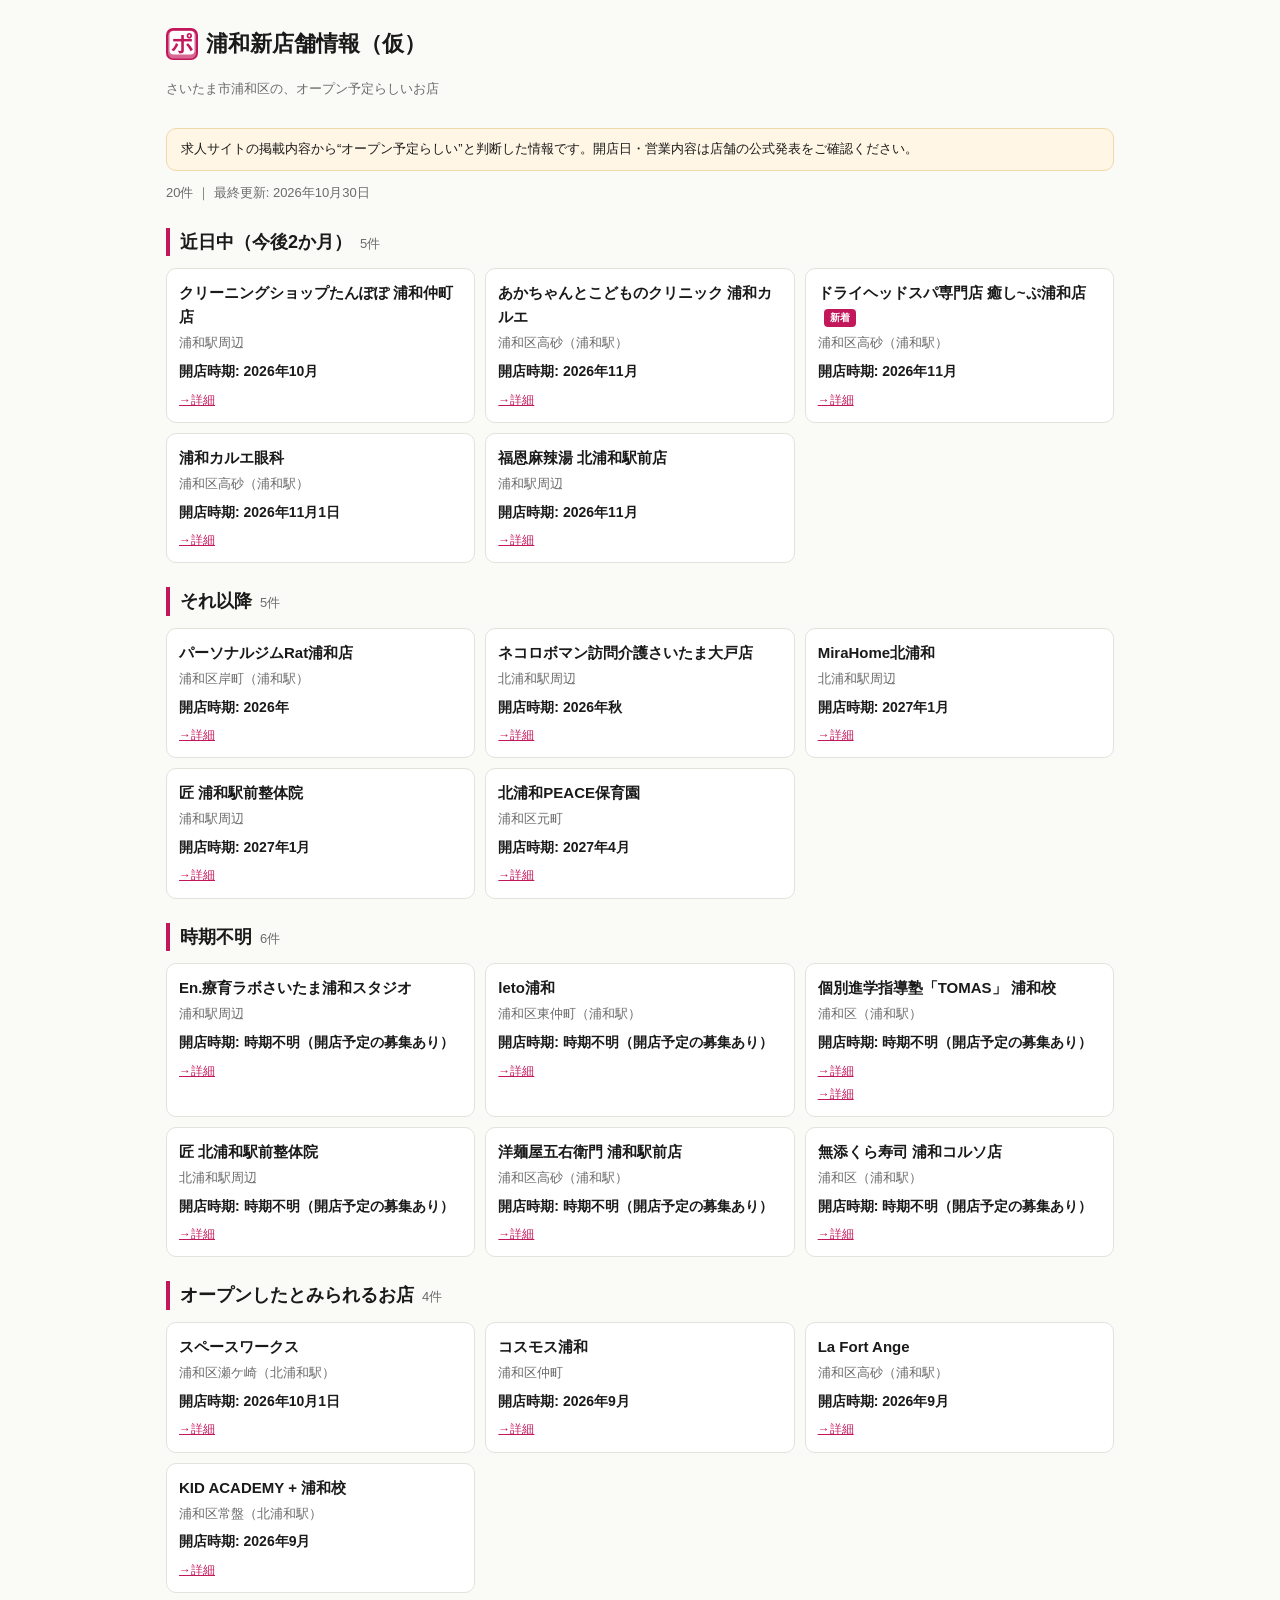
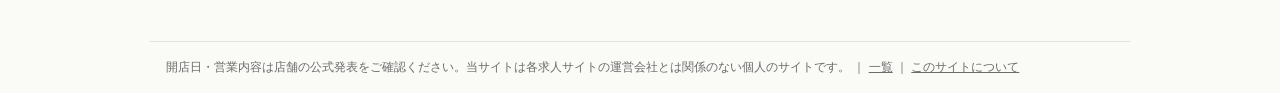
<file: docs/index.html>
<!DOCTYPE html>
<html lang="ja">
<head>
<meta charset="utf-8">
<meta name="viewport" content="width=device-width, initial-scale=1">
<title>浦和新店舗情報（仮）｜さいたま市浦和区の、オープン予定らしいお店</title>
<meta name="description" content="さいたま市浦和区の、オープン予定らしいお店">
<link rel="icon" type="image/svg+xml" href="assets/icon.svg">
<link rel="stylesheet" href="style.css">
</head>
<body>
<header>
<h1><a href="index.html"><img src="assets/icon.svg" alt="" width="32" height="32">浦和新店舗情報（仮）</a></h1>
<p>さいたま市浦和区の、オープン予定らしいお店</p>
</header>
<main>
<div class="notice">求人サイトの掲載内容から“オープン予定らしい”と判断した情報です。開店日・営業内容は店舗の公式発表をご確認ください。</div>
<p class="summary">20件 ｜ 最終更新: 2026年10月30日</p>
<h2>近日中（今後2か月）<span class="n">5件</span></h2>
<div class="grid">
<div class="item"><div class="t">クリーニングショップたんぽぽ 浦和仲町店</div><div class="place">浦和駅周辺</div><div class="period">開店時期: 2026年10月</div><div class="src"><a href="https://xn--pckua2a7gp15o89zb.com/%E3%82%AA%E3%83%BC%E3%83%97%E3%83%8B%E3%83%B3%E3%82%B0%E3%81%AE%E4%BB%95%E4%BA%8B-%E3%81%95%E3%81%84%E3%81%9F%E3%81%BE%E5%B8%82%E6%B5%A6%E5%92%8C%E5%8C%BA?pg=4" target="_blank" rel="noopener noreferrer nofollow">→詳細</a></div></div>
<div class="item"><div class="t">あかちゃんとこどものクリニック 浦和カルエ</div><div class="place">浦和区高砂（浦和駅）</div><div class="period">開店時期: 2026年11月</div><div class="src"><a href="https://xn--pckua2a7gp15o89zb.com/%E6%96%B0%E8%A6%8F%E3%82%AA%E3%83%BC%E3%83%97%E3%83%B3%E3%81%AE%E4%BB%95%E4%BA%8B-%E3%81%95%E3%81%84%E3%81%9F%E3%81%BE%E5%B8%82%E6%B5%A6%E5%92%8C%E5%8C%BA?pg=3" target="_blank" rel="noopener noreferrer nofollow">→詳細</a></div></div>
<div class="item"><div class="t">ドライヘッドスパ専門店 癒し~ぷ浦和店<span class="badge">新着</span></div><div class="place">浦和区高砂（浦和駅）</div><div class="period">開店時期: 2026年11月</div><div class="src"><a href="https://xn--pckua2a7gp15o89zb.com/%E6%96%B0%E8%A6%8F%E3%82%AA%E3%83%BC%E3%83%97%E3%83%B3%E3%81%AE%E4%BB%95%E4%BA%8B-%E3%81%95%E3%81%84%E3%81%9F%E3%81%BE%E5%B8%82%E6%B5%A6%E5%92%8C%E5%8C%BA?pg=5" target="_blank" rel="noopener noreferrer nofollow">→詳細</a></div></div>
<div class="item"><div class="t">浦和カルエ眼科</div><div class="place">浦和区高砂（浦和駅）</div><div class="period">開店時期: 2026年11月1日</div><div class="src"><a href="https://xn--pckua2a7gp15o89zb.com/%E6%96%B0%E8%A6%8F%E9%96%8B%E9%99%A2%E3%81%AE%E4%BB%95%E4%BA%8B-%E3%81%95%E3%81%84%E3%81%9F%E3%81%BE%E5%B8%82%E6%B5%A6%E5%92%8C%E5%8C%BA" target="_blank" rel="noopener noreferrer nofollow">→詳細</a></div></div>
<div class="item"><div class="t">福恩麻辣湯 北浦和駅前店</div><div class="place">浦和駅周辺</div><div class="period">開店時期: 2026年11月</div><div class="src"><a href="https://xn--pckua2a7gp15o89zb.com/%E3%82%AA%E3%83%BC%E3%83%97%E3%83%8B%E3%83%B3%E3%82%B0%E3%82%B9%E3%82%BF%E3%83%83%E3%83%95%E3%81%AE%E4%BB%95%E4%BA%8B-%E3%81%95%E3%81%84%E3%81%9F%E3%81%BE%E5%B8%82%E6%B5%A6%E5%92%8C%E5%8C%BA" target="_blank" rel="noopener noreferrer nofollow">→詳細</a></div></div>
</div>
<h2>それ以降<span class="n">5件</span></h2>
<div class="grid">
<div class="item"><div class="t">パーソナルジムRat浦和店</div><div class="place">浦和区岸町（浦和駅）</div><div class="period">開店時期: 2026年</div><div class="src"><a href="https://xn--pckua2a7gp15o89zb.com/%E6%96%B0%E8%A6%8F%E3%82%AA%E3%83%BC%E3%83%97%E3%83%B3%E3%81%AE%E4%BB%95%E4%BA%8B-%E3%81%95%E3%81%84%E3%81%9F%E3%81%BE%E5%B8%82%E6%B5%A6%E5%92%8C%E5%8C%BA?pg=2" target="_blank" rel="noopener noreferrer nofollow">→詳細</a></div></div>
<div class="item"><div class="t">ネコロボマン訪問介護さいたま大戸店</div><div class="place">北浦和駅周辺</div><div class="period">開店時期: 2026年秋</div><div class="src"><a href="https://xn--pckua2a7gp15o89zb.com/%E6%96%B0%E8%A6%8F%E3%82%AA%E3%83%BC%E3%83%97%E3%83%B3%E3%81%AE%E4%BB%95%E4%BA%8B-%E3%81%95%E3%81%84%E3%81%9F%E3%81%BE%E5%B8%82%E6%B5%A6%E5%92%8C%E5%8C%BA?pg=3" target="_blank" rel="noopener noreferrer nofollow">→詳細</a></div></div>
<div class="item"><div class="t">MiraHome北浦和</div><div class="place">北浦和駅周辺</div><div class="period">開店時期: 2027年1月</div><div class="src"><a href="https://xn--pckua2a7gp15o89zb.com/%E6%96%B0%E8%A6%8F%E3%82%AA%E3%83%BC%E3%83%97%E3%83%B3%E3%81%AE%E4%BB%95%E4%BA%8B-%E3%81%95%E3%81%84%E3%81%9F%E3%81%BE%E5%B8%82%E6%B5%A6%E5%92%8C%E5%8C%BA" target="_blank" rel="noopener noreferrer nofollow">→詳細</a></div></div>
<div class="item"><div class="t">匠 浦和駅前整体院</div><div class="place">浦和駅周辺</div><div class="period">開店時期: 2027年1月</div><div class="src"><a href="https://xn--pckua2a7gp15o89zb.com/%E3%82%AA%E3%83%BC%E3%83%97%E3%83%8B%E3%83%B3%E3%82%B0%E3%81%AE%E4%BB%95%E4%BA%8B-%E3%81%95%E3%81%84%E3%81%9F%E3%81%BE%E5%B8%82%E6%B5%A6%E5%92%8C%E5%8C%BA" target="_blank" rel="noopener noreferrer nofollow">→詳細</a></div></div>
<div class="item"><div class="t">北浦和PEACE保育園</div><div class="place">浦和区元町</div><div class="period">開店時期: 2027年4月</div><div class="src"><a href="https://xn--pckua2a7gp15o89zb.com/%E3%82%AA%E3%83%BC%E3%83%97%E3%83%8B%E3%83%B3%E3%82%B0%E3%82%B9%E3%82%BF%E3%83%83%E3%83%95%E3%81%AE%E4%BB%95%E4%BA%8B-%E3%81%95%E3%81%84%E3%81%9F%E3%81%BE%E5%B8%82%E6%B5%A6%E5%92%8C%E5%8C%BA" target="_blank" rel="noopener noreferrer nofollow">→詳細</a></div></div>
</div>
<h2>時期不明<span class="n">6件</span></h2>
<div class="grid">
<div class="item"><div class="t">En.療育ラボさいたま浦和スタジオ</div><div class="place">浦和駅周辺</div><div class="period">開店時期: 時期不明（開店予定の募集あり）</div><div class="src"><a href="https://xn--pckua2a7gp15o89zb.com/%E3%82%AA%E3%83%BC%E3%83%97%E3%83%8B%E3%83%B3%E3%82%B0%E3%82%B9%E3%82%BF%E3%83%83%E3%83%95%E3%81%AE%E4%BB%95%E4%BA%8B-%E3%81%95%E3%81%84%E3%81%9F%E3%81%BE%E5%B8%82%E6%B5%A6%E5%92%8C%E5%8C%BA?pg=3" target="_blank" rel="noopener noreferrer nofollow">→詳細</a></div></div>
<div class="item"><div class="t">leto浦和</div><div class="place">浦和区東仲町（浦和駅）</div><div class="period">開店時期: 時期不明（開店予定の募集あり）</div><div class="src"><a href="https://xn--pckua2a7gp15o89zb.com/%E5%BA%97%E9%95%B7%E5%80%99%E8%A3%9C%E3%81%AE%E4%BB%95%E4%BA%8B-%E3%81%95%E3%81%84%E3%81%9F%E3%81%BE%E5%B8%82%E6%B5%A6%E5%92%8C%E5%8C%BA?pg=2" target="_blank" rel="noopener noreferrer nofollow">→詳細</a></div></div>
<div class="item"><div class="t">個別進学指導塾「TOMAS」 浦和校</div><div class="place">浦和区（浦和駅）</div><div class="period">開店時期: 時期不明（開店予定の募集あり）</div><div class="src"><a href="https://www.baitoru.com/kanto/jlist/saitama/saitamashi/saitamashiurawaku/mrt21/srt2/page4/" target="_blank" rel="noopener noreferrer nofollow">→詳細</a><a href="https://xn--pckua2a7gp15o89zb.com/%E3%82%AA%E3%83%BC%E3%83%97%E3%83%8B%E3%83%B3%E3%82%B0%E3%82%B9%E3%82%BF%E3%83%83%E3%83%95%E3%81%AE%E4%BB%95%E4%BA%8B-%E3%81%95%E3%81%84%E3%81%9F%E3%81%BE%E5%B8%82%E6%B5%A6%E5%92%8C%E5%8C%BA?pg=5" target="_blank" rel="noopener noreferrer nofollow">→詳細</a></div></div>
<div class="item"><div class="t">匠 北浦和駅前整体院</div><div class="place">北浦和駅周辺</div><div class="period">開店時期: 時期不明（開店予定の募集あり）</div><div class="src"><a href="https://xn--pckua2a7gp15o89zb.com/%E6%96%B0%E8%A6%8F%E3%82%AA%E3%83%BC%E3%83%97%E3%83%B3%E3%81%AE%E4%BB%95%E4%BA%8B-%E3%81%95%E3%81%84%E3%81%9F%E3%81%BE%E5%B8%82%E6%B5%A6%E5%92%8C%E5%8C%BA" target="_blank" rel="noopener noreferrer nofollow">→詳細</a></div></div>
<div class="item"><div class="t">洋麺屋五右衛門 浦和駅前店</div><div class="place">浦和区高砂（浦和駅）</div><div class="period">開店時期: 時期不明（開店予定の募集あり）</div><div class="src"><a href="https://xn--pckua2a7gp15o89zb.com/%E3%82%AA%E3%83%BC%E3%83%97%E3%83%8B%E3%83%B3%E3%82%B0%E3%81%AE%E4%BB%95%E4%BA%8B-%E3%81%95%E3%81%84%E3%81%9F%E3%81%BE%E5%B8%82%E6%B5%A6%E5%92%8C%E5%8C%BA?pg=4" target="_blank" rel="noopener noreferrer nofollow">→詳細</a></div></div>
<div class="item"><div class="t">無添くら寿司 浦和コルソ店</div><div class="place">浦和区（浦和駅）</div><div class="period">開店時期: 時期不明（開店予定の募集あり）</div><div class="src"><a href="https://www.baitoru.com/kanto/jlist/saitama/saitamashi/saitamashiurawaku/mrt21/srt2/page3/" target="_blank" rel="noopener noreferrer nofollow">→詳細</a></div></div>
</div>
<h2>オープンしたとみられるお店<span class="n">4件</span></h2>
<div class="grid">
<div class="item"><div class="t">スペースワークス</div><div class="place">浦和区瀬ケ崎（北浦和駅）</div><div class="period">開店時期: 2026年10月1日</div><div class="src"><a href="https://xn--pckua2a7gp15o89zb.com/%E6%96%B0%E8%A6%8F%E3%82%AA%E3%83%BC%E3%83%97%E3%83%B3%E3%81%AE%E4%BB%95%E4%BA%8B-%E3%81%95%E3%81%84%E3%81%9F%E3%81%BE%E5%B8%82%E6%B5%A6%E5%92%8C%E5%8C%BA" target="_blank" rel="noopener noreferrer nofollow">→詳細</a></div></div>
<div class="item"><div class="t">コスモス浦和</div><div class="place">浦和区仲町</div><div class="period">開店時期: 2026年9月</div><div class="src"><a href="https://xn--pckua2a7gp15o89zb.com/%E6%96%B0%E8%A6%8F%E3%82%AA%E3%83%BC%E3%83%97%E3%83%B3%E3%81%AE%E4%BB%95%E4%BA%8B-%E3%81%95%E3%81%84%E3%81%9F%E3%81%BE%E5%B8%82%E6%B5%A6%E5%92%8C%E5%8C%BA" target="_blank" rel="noopener noreferrer nofollow">→詳細</a></div></div>
<div class="item"><div class="t">La Fort Ange</div><div class="place">浦和区高砂（浦和駅）</div><div class="period">開店時期: 2026年9月</div><div class="src"><a href="https://xn--pckua2a7gp15o89zb.com/%E3%82%AA%E3%83%BC%E3%83%97%E3%83%8B%E3%83%B3%E3%82%B0%E3%82%B9%E3%82%BF%E3%83%83%E3%83%95%E3%81%AE%E4%BB%95%E4%BA%8B-%E3%81%95%E3%81%84%E3%81%9F%E3%81%BE%E5%B8%82%E6%B5%A6%E5%92%8C%E5%8C%BA?pg=5" target="_blank" rel="noopener noreferrer nofollow">→詳細</a></div></div>
<div class="item"><div class="t">KID ACADEMY + 浦和校</div><div class="place">浦和区常盤（北浦和駅）</div><div class="period">開店時期: 2026年9月</div><div class="src"><a href="https://xn--pckua2a7gp15o89zb.com/%E6%96%B0%E8%A6%8F%E3%82%AA%E3%83%BC%E3%83%97%E3%83%B3%E3%81%AE%E4%BB%95%E4%BA%8B-%E3%81%95%E3%81%84%E3%81%9F%E3%81%BE%E5%B8%82%E6%B5%A6%E5%92%8C%E5%8C%BA" target="_blank" rel="noopener noreferrer nofollow">→詳細</a></div></div>
</div>
</main>
<footer>
開店日・営業内容は店舗の公式発表をご確認ください。当サイトは各求人サイトの運営会社とは関係のない個人のサイトです。
｜ <a href="index.html">一覧</a> ｜ <a href="about.html">このサイトについて</a>
</footer>
</body>
</html>
</file>
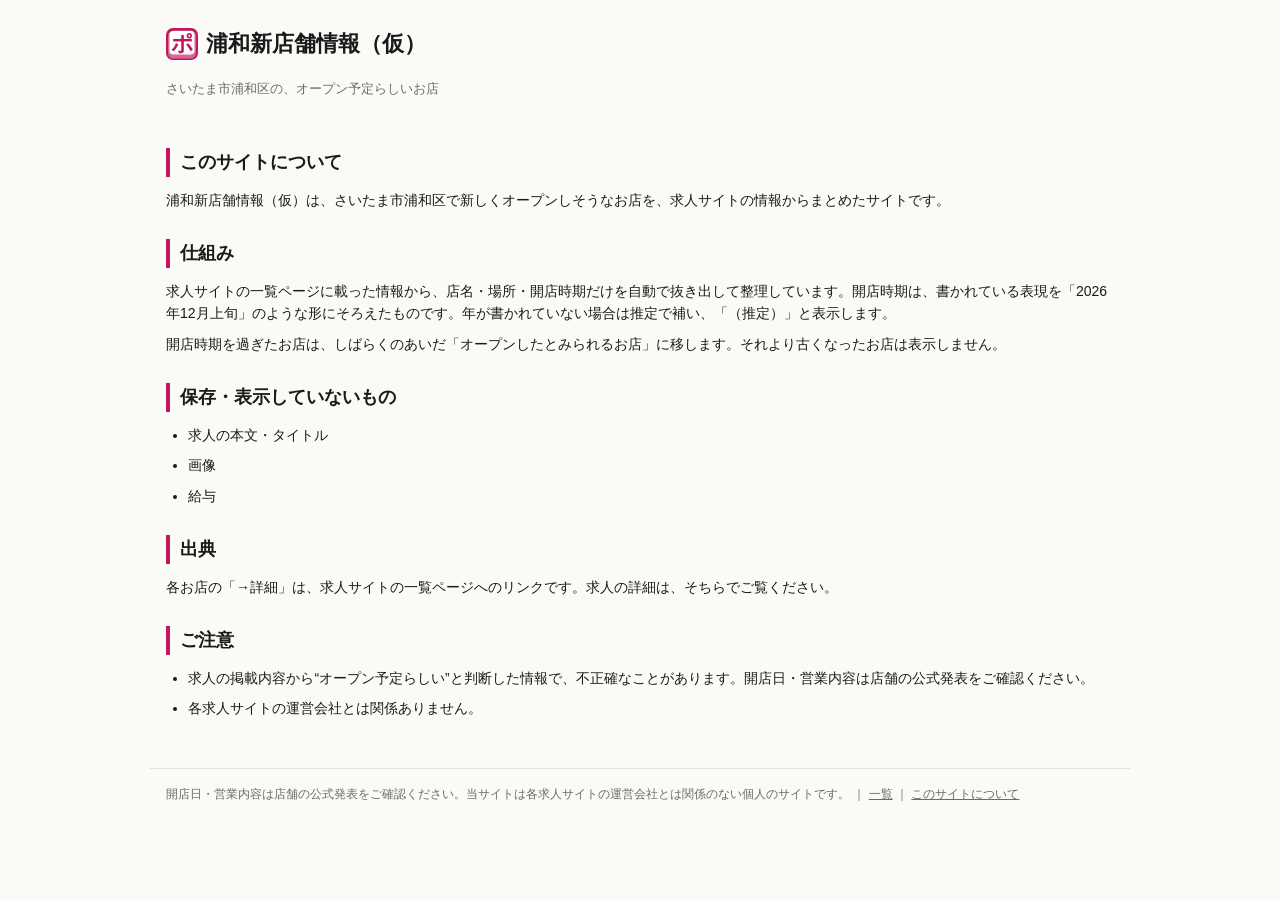
<file: docs/about.html>
<!DOCTYPE html>
<html lang="ja">
<head>
<meta charset="utf-8">
<meta name="viewport" content="width=device-width, initial-scale=1">
<title>このサイトについて｜浦和新店舗情報（仮）</title>
<meta name="description" content="このサイトの仕組みと注意点">
<link rel="icon" type="image/svg+xml" href="assets/icon.svg">
<link rel="stylesheet" href="style.css">
</head>
<body>
<header>
<h1><a href="index.html"><img src="assets/icon.svg" alt="" width="32" height="32">浦和新店舗情報（仮）</a></h1>
<p>さいたま市浦和区の、オープン予定らしいお店</p>
</header>
<main>
<div class="doc">
<h2>このサイトについて</h2>
<p>浦和新店舗情報（仮）は、さいたま市浦和区で新しくオープンしそうなお店を、求人サイトの情報からまとめたサイトです。</p>
<h2>仕組み</h2>
<p>求人サイトの一覧ページに載った情報から、店名・場所・開店時期だけを自動で抜き出して整理しています。開店時期は、書かれている表現を「2026年12月上旬」のような形にそろえたものです。年が書かれていない場合は推定で補い、「（推定）」と表示します。</p>
<p>開店時期を過ぎたお店は、しばらくのあいだ「オープンしたとみられるお店」に移します。それより古くなったお店は表示しません。</p>
<h2>保存・表示していないもの</h2>
<ul>
<li>求人の本文・タイトル</li>
<li>画像</li>
<li>給与</li>
</ul>
<h2>出典</h2>
<p>各お店の「→詳細」は、求人サイトの一覧ページへのリンクです。求人の詳細は、そちらでご覧ください。</p>
<h2>ご注意</h2>
<ul>
<li>求人の掲載内容から“オープン予定らしい”と判断した情報で、不正確なことがあります。開店日・営業内容は店舗の公式発表をご確認ください。</li>
<li>各求人サイトの運営会社とは関係ありません。</li>
</ul>
</div>
</main>
<footer>
開店日・営業内容は店舗の公式発表をご確認ください。当サイトは各求人サイトの運営会社とは関係のない個人のサイトです。
｜ <a href="index.html">一覧</a> ｜ <a href="about.html">このサイトについて</a>
</footer>
</body>
</html>
</file>
<file: docs/style.css>
:root {
  --bg: #fafaf7; --card: #ffffff; --text: #1a1a1a; --muted: #6b6b6b;
  --accent: #C2185B; --line: #e5e2dc; --warn-bg: #fff6e5; --warn-line: #f0d9a8;
}
@media (prefers-color-scheme: dark) {
  :root { --bg: #14151a; --card: #1e2027; --text: #e8e8e6; --muted: #9a9a96;
    --line: #2c2e36; --warn-bg: #2a2418; --warn-line: #5a4a24; }
}
* { box-sizing: border-box; margin: 0; padding: 0; }
body { background: var(--bg); color: var(--text);
  font-family: "Hiragino Sans", "Noto Sans JP", sans-serif; line-height: 1.6; }
a { color: inherit; }
header { padding: 24px 16px 12px; max-width: 980px; margin: 0 auto; }
header h1 a { text-decoration: none; font-size: 22px; display: inline-flex; align-items: center; gap: 8px; }
header h1 img { width: 32px; height: 32px; }
header p { color: var(--muted); font-size: 13px; margin-top: 4px; }
main { max-width: 980px; margin: 0 auto; padding: 8px 16px 48px; }
h2 { font-size: 18px; padding-left: 10px; border-left: 4px solid var(--accent); margin: 24px 0 12px; }
h2 .n { color: var(--muted); font-size: 13px; font-weight: 400; margin-left: 8px; }
.notice { background: var(--warn-bg); border: 1px solid var(--warn-line); border-radius: 10px;
  padding: 10px 14px; font-size: 13px; margin: 8px 0 12px; }
.summary { color: var(--muted); font-size: 13px; }
.grid { display: grid; gap: 10px; grid-template-columns: repeat(auto-fill, minmax(260px, 1fr)); }
.item { background: var(--card); border: 1px solid var(--line); border-radius: 10px; padding: 12px; }
.item.stale { opacity: .6; }
.item .t { font-size: 15px; font-weight: 600; overflow-wrap: anywhere; }
.item .badge { display: inline-block; font-size: 10px; font-weight: 700; color: #fff; background: var(--accent);
  border-radius: 4px; padding: 1px 6px; margin-left: 6px; vertical-align: middle; }
.item .place { font-size: 13px; color: var(--muted); margin-top: 4px; }
.item .period { font-size: 14px; margin-top: 6px; font-weight: 600; }
.item .period .est { color: #b45309; font-weight: 700; background: #fff1d6; border-radius: 4px; padding: 0 4px; }
@media (prefers-color-scheme: dark) { .item .period .est { color: #fbbf24; background: #3a2e14; } }
.item .stale-note { font-size: 12px; color: var(--muted); margin-top: 6px; }
.item .src { margin-top: 8px; display: flex; flex-direction: column; gap: 4px; }
.item .src a { font-size: 12px; color: var(--accent); }
.empty { color: var(--muted); font-size: 14px; padding: 12px 0; }
footer { max-width: 980px; margin: 0 auto; padding: 16px; color: var(--muted); font-size: 12px; border-top: 1px solid var(--line); }
.doc h2 { margin-top: 28px; }
.doc p, .doc li { font-size: 14px; margin-top: 8px; }
.doc ul { padding-left: 1.4em; }
@media (max-width: 480px) { .grid { grid-template-columns: 1fr; } }
</file>
